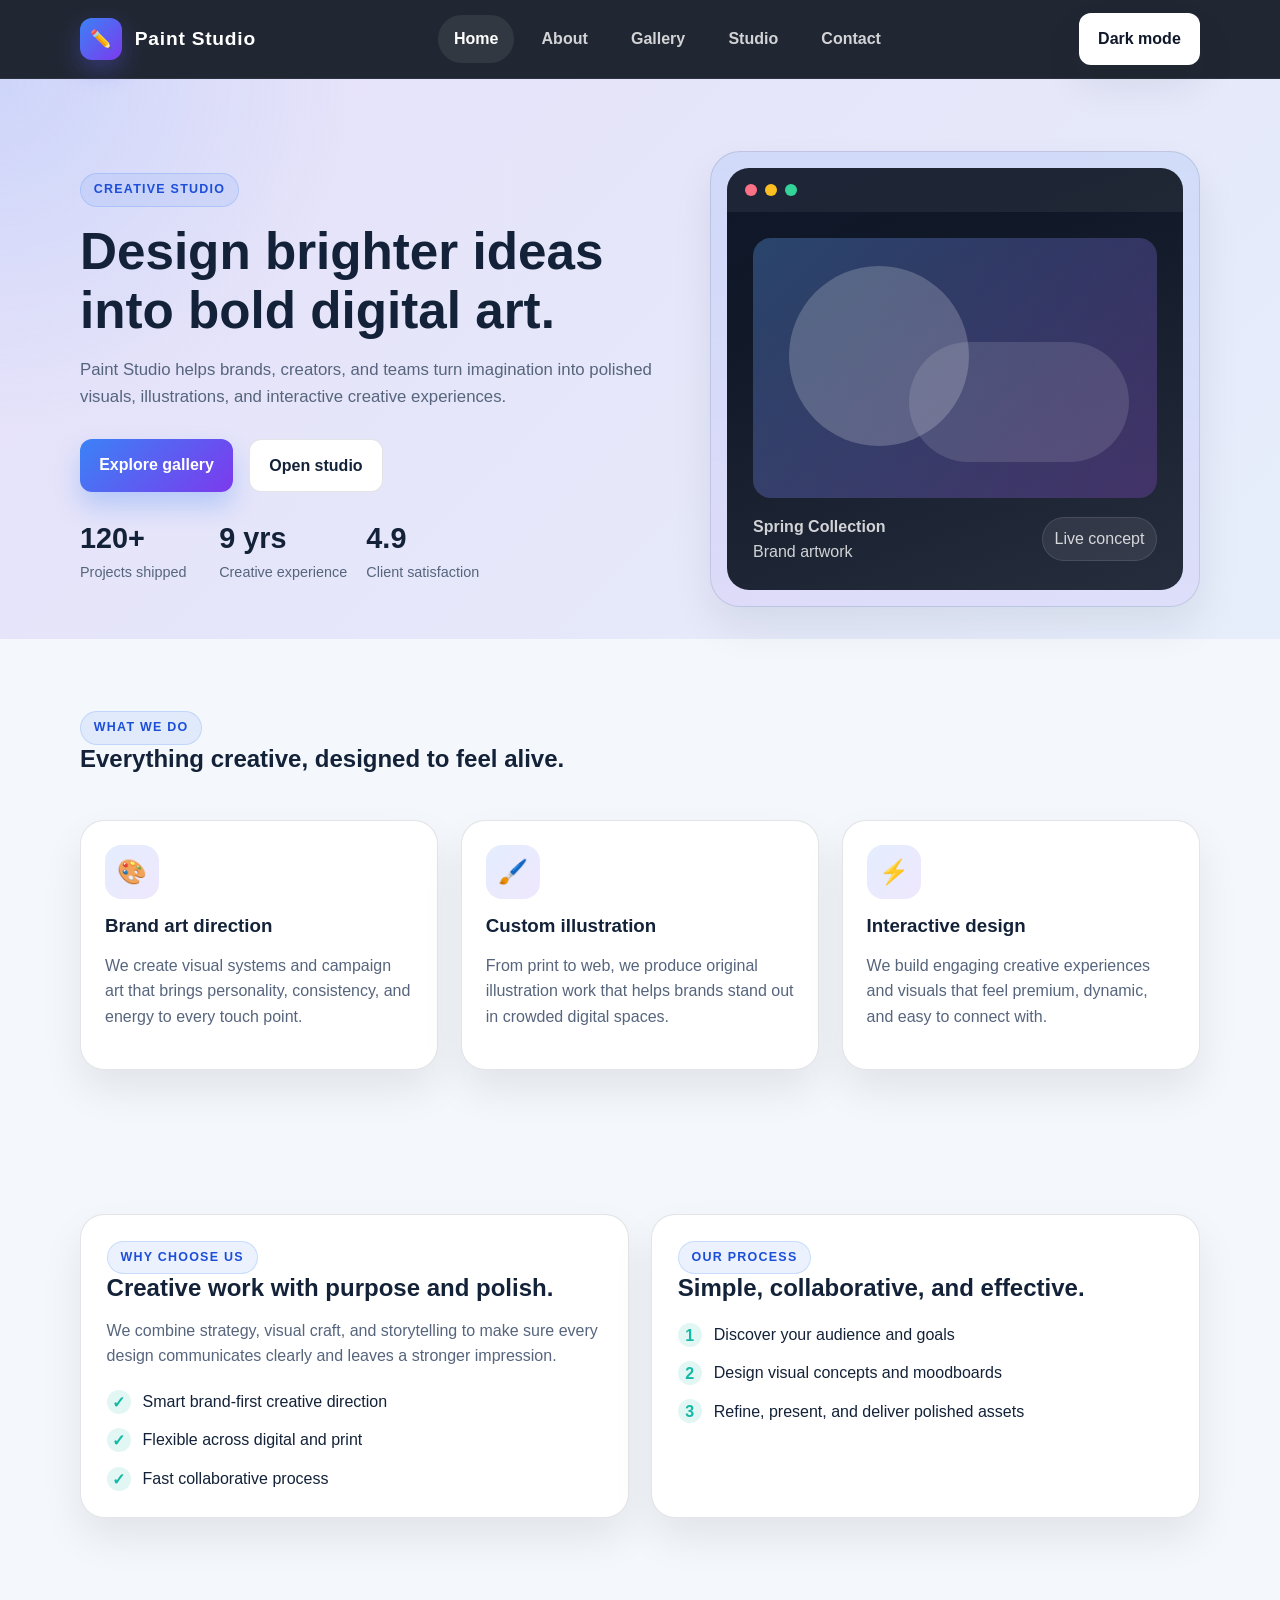
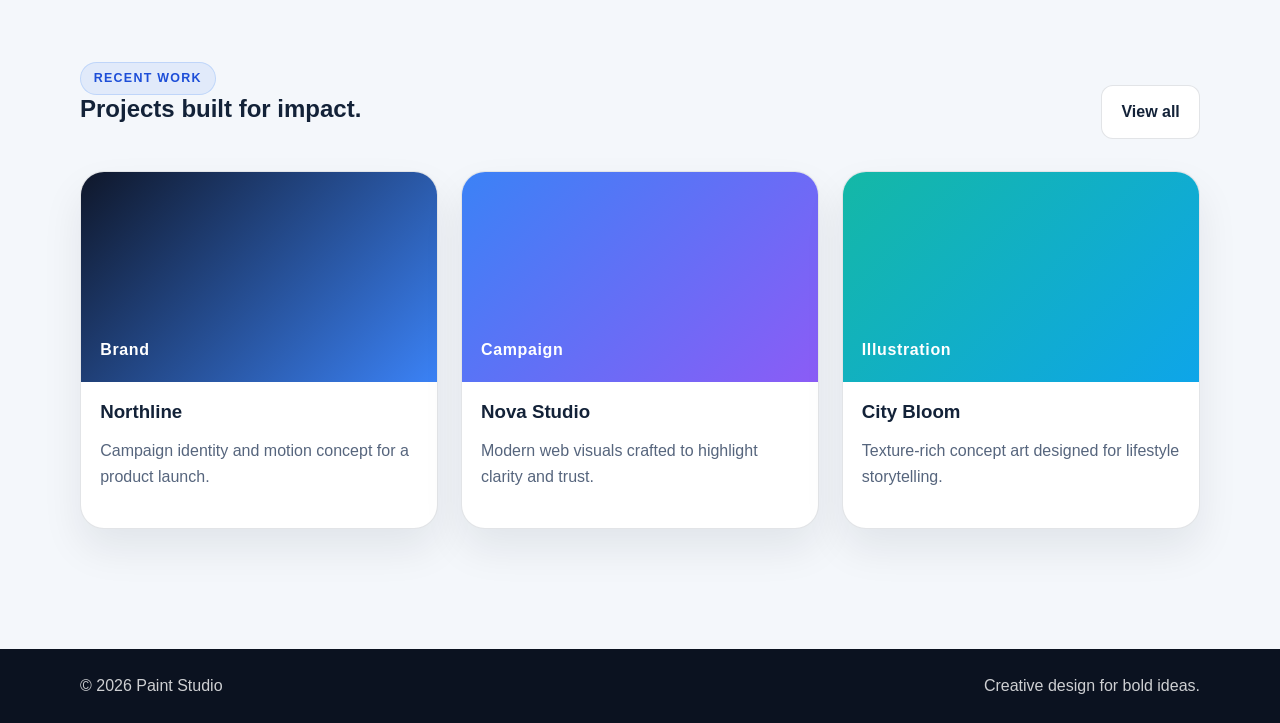
<file: index.html>
<!DOCTYPE html>
<html lang="en">
<head>
  <!-- Google Tag Manager -->
  <script>(function(w,d,s,l,i){w[l]=w[l]||[];w[l].push({'gtm.start':
  new Date().getTime(),event:'gtm.js'});var f=d.getElementsByTagName(s)[0],
  j=d.createElement(s),dl=l!='dataLayer'?'&l='+l:'';j.async=true;j.src=
  'https://www.googletagmanager.com/gtm.js?id='+i+dl;f.parentNode.insertBefore(j,f);
  })(window,document,'script','dataLayer','GTM-NG4N28LT');</script>
  <!-- End Google Tag Manager -->
  <meta charset="UTF-8" />
  <meta name="viewport" content="width=device-width, initial-scale=1.0" />
  <title>Paint Studio</title>
  <link rel="stylesheet" href="style.css" />
</head>
<body>
  <!-- Google Tag Manager (noscript) -->
  <noscript><iframe src="https://www.googletagmanager.com/ns.html?id=GTM-NG4N28LT"
  height="0" width="0" style="display:none;visibility:hidden"></iframe></noscript>
  <!-- End Google Tag Manager (noscript) -->
  <header class="site-header">
    <div class="container navbar">
      <a href="index.html" class="brand">
        <span class="brand-mark">✏️</span>
        <span>Paint Studio</span>
      </a>

      <nav class="nav-links" aria-label="Main navigation">
        <a href="index.html" class="active">Home</a>
        <a href="about.html">About</a>
        <a href="gallery.html">Gallery</a>
        <a href="studio.html">Studio</a>
        <a href="contact.html">Contact</a>
      </nav>

      <div class="header-actions">
        <button id="themeToggle" class="theme-btn" type="button">Dark mode</button>
      </div>
    </div>
  </header>

  <main>
    <section class="hero">
      <div class="container hero-grid">
        <div class="hero-copy">
          <span class="kicker">Creative studio</span>
          <h1>Design brighter ideas into bold digital art.</h1>
          <p>Paint Studio helps brands, creators, and teams turn imagination into polished visuals, illustrations, and interactive creative experiences.</p>

          <div class="hero-actions">
            <a href="gallery.html" class="primary-btn">Explore gallery</a>
            <a href="studio.html" class="secondary-btn">Open studio</a>
          </div>

          <div class="hero-stats">
            <div class="stat">
              <strong>120+</strong>
              <span>Projects shipped</span>
            </div>
            <div class="stat">
              <strong>9 yrs</strong>
              <span>Creative experience</span>
            </div>
            <div class="stat">
              <strong>4.9</strong>
              <span>Client satisfaction</span>
            </div>
          </div>
        </div>

        <div class="showcase-panel">
          <div class="preview-card">
            <div class="preview-topbar">
              <span class="dot red"></span>
              <span class="dot yellow"></span>
              <span class="dot green"></span>
            </div>
            <div class="preview-body">
              <div class="preview-window"></div>
              <div class="preview-footer">
                <div>
                  <strong>Spring Collection</strong>
                  <div>Brand artwork</div>
                </div>
                <span class="badge">Live concept</span>
              </div>
            </div>
          </div>
        </div>
      </div>
    </section>

    <section class="section">
      <div class="container">
        <div class="section-intro">
          <div>
            <span class="kicker">What we do</span>
            <h2>Everything creative, designed to feel alive.</h2>
          </div>
        </div>

        <div class="card-grid">
          <article class="feature-card">
            <div class="feature-icon">🎨</div>
            <h3>Brand art direction</h3>
            <p>We create visual systems and campaign art that brings personality, consistency, and energy to every touch point.</p>
          </article>

          <article class="feature-card">
            <div class="feature-icon">🖌️</div>
            <h3>Custom illustration</h3>
            <p>From print to web, we produce original illustration work that helps brands stand out in crowded digital spaces.</p>
          </article>

          <article class="feature-card">
            <div class="feature-icon">⚡</div>
            <h3>Interactive design</h3>
            <p>We build engaging creative experiences and visuals that feel premium, dynamic, and easy to connect with.</p>
          </article>
        </div>
      </div>
    </section>

    <section class="section">
      <div class="container split-grid">
        <div class="info-card">
          <span class="kicker">Why choose us</span>
          <h2>Creative work with purpose and polish.</h2>
          <p>We combine strategy, visual craft, and storytelling to make sure every design communicates clearly and leaves a stronger impression.</p>
          <ul class="inline-list">
            <li><span class="checkmark">✓</span> Smart brand-first creative direction</li>
            <li><span class="checkmark">✓</span> Flexible across digital and print</li>
            <li><span class="checkmark">✓</span> Fast collaborative process</li>
          </ul>
        </div>

        <div class="info-card">
          <span class="kicker">Our process</span>
          <h2>Simple, collaborative, and effective.</h2>
          <ul class="inline-list">
            <li><span class="checkmark">1</span> Discover your audience and goals</li>
            <li><span class="checkmark">2</span> Design visual concepts and moodboards</li>
            <li><span class="checkmark">3</span> Refine, present, and deliver polished assets</li>
          </ul>
        </div>
      </div>
    </section>

    <section class="section">
      <div class="container">
        <div class="section-intro">
          <div>
            <span class="kicker">Recent work</span>
            <h2>Projects built for impact.</h2>
          </div>
          <a href="gallery.html" class="secondary-btn">View all</a>
        </div>

        <div class="gallery-grid">
          <article class="gallery-card">
            <div class="gallery-art art-1">Brand</div>
            <div class="gallery-copy">
              <h3>Northline</h3>
              <p>Campaign identity and motion concept for a product launch.</p>
            </div>
          </article>

          <article class="gallery-card">
            <div class="gallery-art art-2">Campaign</div>
            <div class="gallery-copy">
              <h3>Nova Studio</h3>
              <p>Modern web visuals crafted to highlight clarity and trust.</p>
            </div>
          </article>

          <article class="gallery-card">
            <div class="gallery-art art-3">Illustration</div>
            <div class="gallery-copy">
              <h3>City Bloom</h3>
              <p>Texture-rich concept art designed for lifestyle storytelling.</p>
            </div>
          </article>
        </div>
      </div>
    </section>
  </main>

  <footer class="site-footer">
    <div class="container footer-row">
      <div>© 2026 Paint Studio</div>
      <div>Creative design for bold ideas.</div>
    </div>
  </footer>

  <script src="script.js"></script>
</body>
</html>
</file>
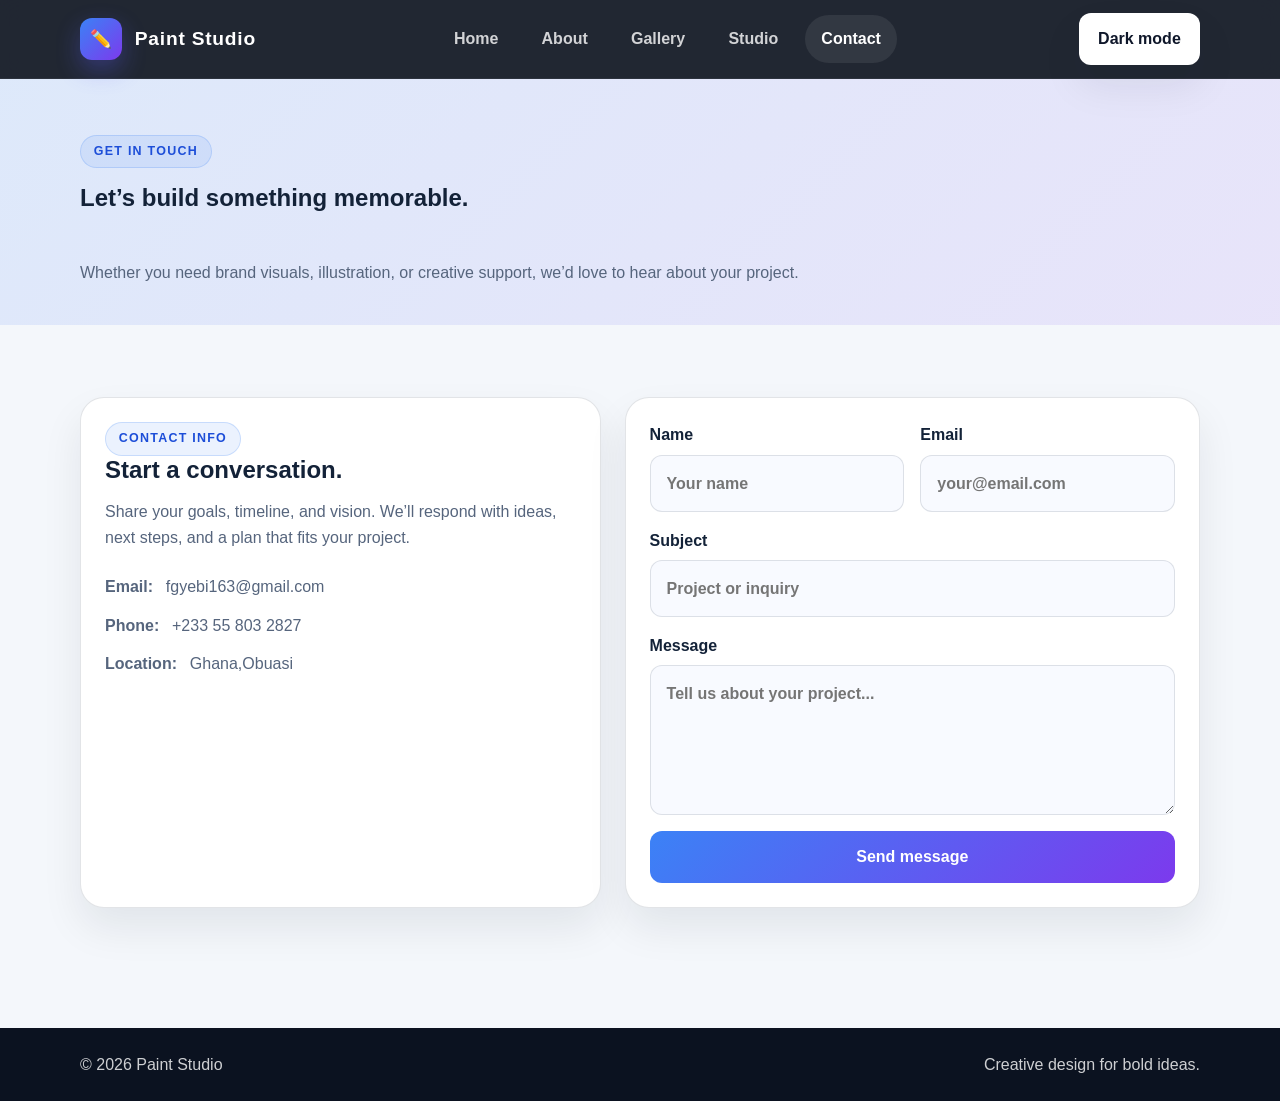
<file: contact.html>
<!DOCTYPE html>
<html lang="en">
<head>
  <!-- Google Tag Manager -->
  <script>(function(w,d,s,l,i){w[l]=w[l]||[];w[l].push({'gtm.start':
  new Date().getTime(),event:'gtm.js'});var f=d.getElementsByTagName(s)[0],
  j=d.createElement(s),dl=l!='dataLayer'?'&l='+l:'';j.async=true;j.src=
  'https://www.googletagmanager.com/gtm.js?id='+i+dl;f.parentNode.insertBefore(j,f);
  })(window,document,'script','dataLayer','GTM-NG4N28LT');</script>
  <!-- End Google Tag Manager -->
  <meta charset="UTF-8" />
  <meta name="viewport" content="width=device-width, initial-scale=1.0" />
  <title>Contact | Paint Studio</title>
  <link rel="stylesheet" href="style.css" />
</head>
<body>
  <!-- Google Tag Manager (noscript) -->
  <noscript><iframe src="https://www.googletagmanager.com/ns.html?id=GTM-NG4N28LT"
  height="0" width="0" style="display:none;visibility:hidden"></iframe></noscript>
  <!-- End Google Tag Manager (noscript) -->
  <header class="site-header">
    <div class="container navbar">
      <a href="html_paint_website.html" class="brand">
        <span class="brand-mark">✏️</span>
        <span>Paint Studio</span>
      </a>

      <nav class="nav-links" aria-label="Main navigation">
        <a href="html_paint_website.html">Home</a>
        <a href="about.html">About</a>
        <a href="gallery.html">Gallery</a>
        <a href="studio.html">Studio</a>
        <a href="contact.html" class="active">Contact</a>
      </nav>

      <div class="header-actions">
        <button id="themeToggle" class="theme-btn" type="button">Dark mode</button>
      </div>
    </div>
  </header>

  <main>
    <section class="page-hero">
      <div class="container page-intro">
        <span class="kicker">Get in touch</span>
        <h1>Let’s build something memorable.</h1>
        <p>Whether you need brand visuals, illustration, or creative support, we’d love to hear about your project.</p>
      </div>
    </section>

    <section class="section">
      <div class="container contact-layout">
        <aside class="contact-card">
          <span class="kicker">Contact info</span>
          <h2>Start a conversation.</h2>
          <p>Share your goals, timeline, and vision. We’ll respond with ideas, next steps, and a plan that fits your project.</p>

          <ul class="contact-list">
            <li><strong>Email:</strong>fgyebi163@gmail.com</li>
            <li><strong>Phone:</strong> +233 55 803 2827</li>
            <li><strong>Location:</strong> Ghana,Obuasi </li>
          </ul>
        </aside>

        <div class="form-card">
          <form onsubmit="return sendEmail();">
            <div class="form-grid">
              <div class="form-row">
                <label>
                  Name
                  <input id="name" type="text" placeholder="Your name" required />
                </label>
                <label>
                  Email
                  <input id="email" type="email" placeholder="your@email.com" required />
                </label>
              </div>

              <label>
                Subject
                <input id="subject" type="text" placeholder="Project or inquiry" required />
              </label>

              <label>
                Message
                <textarea id="message" placeholder="Tell us about your project..." required></textarea>
              </label>

              <button class="submit-btn" type="submit">Send message</button>
            </div>
          </form>
        </div>
      </div>
    </section>
  </main>

  <footer class="site-footer">
    <div class="container footer-row">
      <div>© 2026 Paint Studio</div>
      <div>Creative design for bold ideas.</div>
    </div>
  </footer>

  <script src="script.js"></script>
  <script>
    function sendEmail() {
      const name = document.getElementById('name').value.trim();
      const email = document.getElementById('email').value.trim();
      const subject = document.getElementById('subject').value.trim();
      const message = document.getElementById('message').value.trim();

      const mailSubject = encodeURIComponent(`Website message from ${name} - ${subject}`);
      const body = encodeURIComponent(`Name: ${name}\nEmail: ${email}\nSubject: ${subject}\n\n${message}`);

      window.location.href = `mailto:hello@paintstudio.com?subject=${mailSubject}&body=${body}`;
      return false;
    }
  </script>
</body>
</html>
</file>
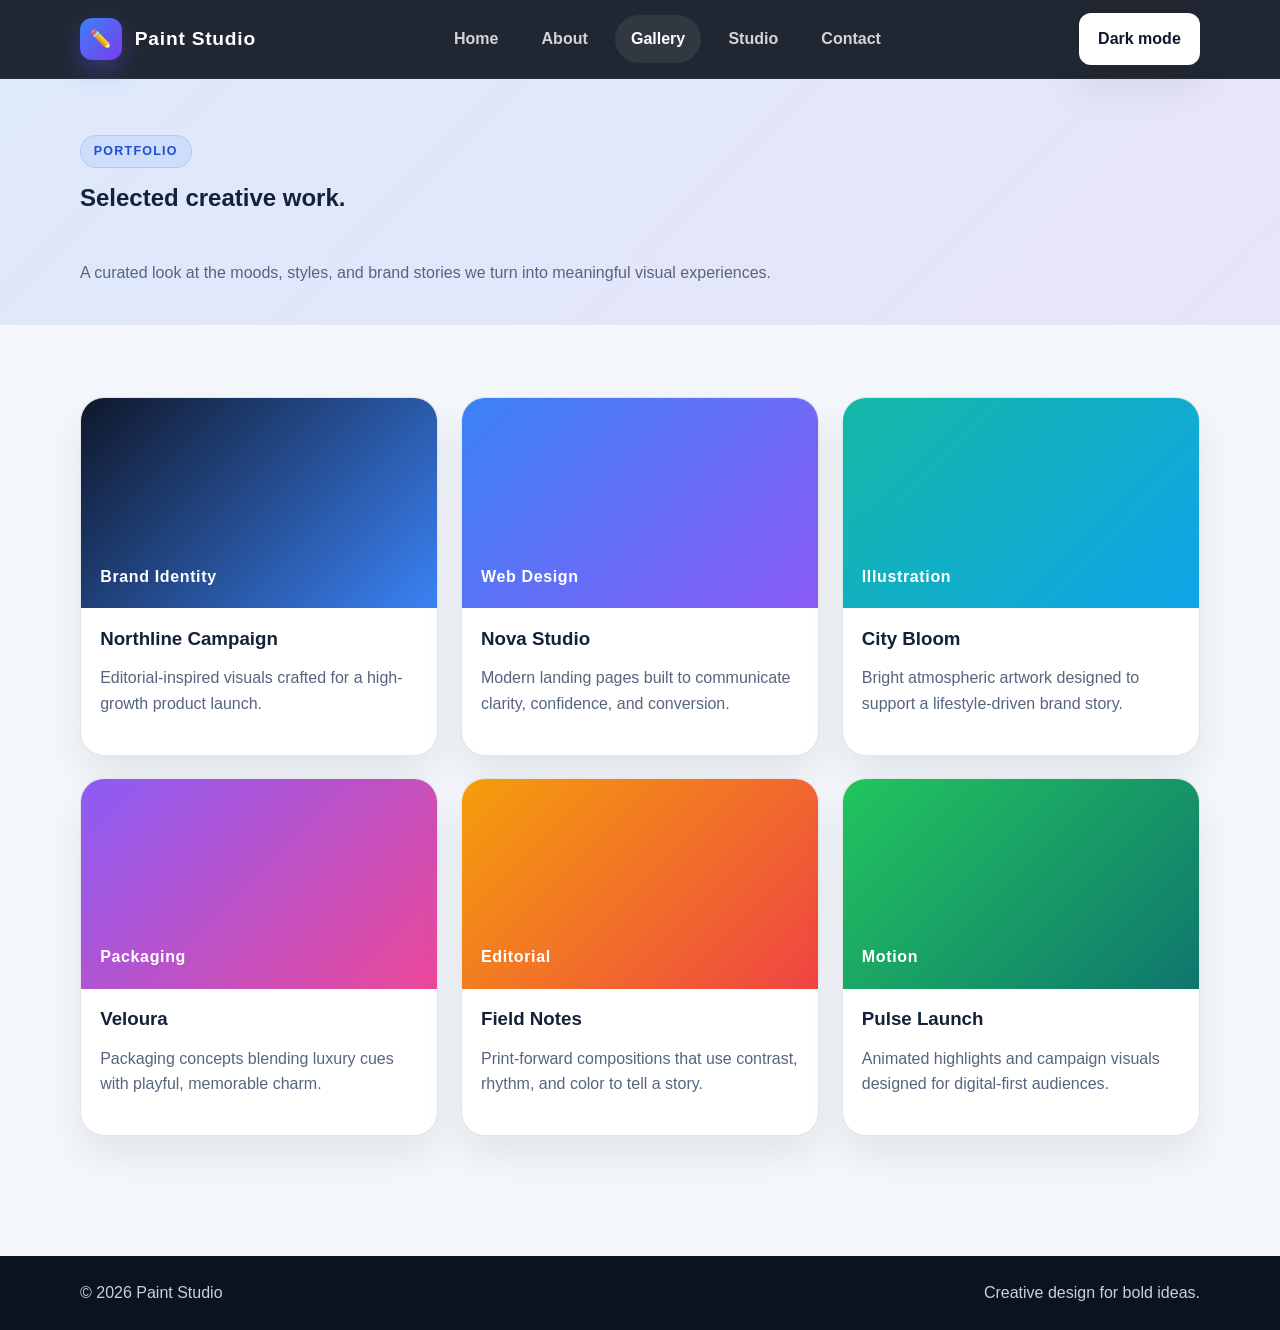
<file: gallery.html>
<!DOCTYPE html>
<html lang="en">
<head>
  <!-- Google Tag Manager -->
  <script>(function(w,d,s,l,i){w[l]=w[l]||[];w[l].push({'gtm.start':
  new Date().getTime(),event:'gtm.js'});var f=d.getElementsByTagName(s)[0],
  j=d.createElement(s),dl=l!='dataLayer'?'&l='+l:'';j.async=true;j.src=
  'https://www.googletagmanager.com/gtm.js?id='+i+dl;f.parentNode.insertBefore(j,f);
  })(window,document,'script','dataLayer','GTM-NG4N28LT');</script>
  <!-- End Google Tag Manager -->
  <meta charset="UTF-8" />
  <meta name="viewport" content="width=device-width, initial-scale=1.0" />
  <title>Gallery | Paint Studio</title>
  <link rel="stylesheet" href="style.css" />
</head>
<body>
  <!-- Google Tag Manager (noscript) -->
  <noscript><iframe src="https://www.googletagmanager.com/ns.html?id=GTM-NG4N28LT"
  height="0" width="0" style="display:none;visibility:hidden"></iframe></noscript>
  <!-- End Google Tag Manager (noscript) -->
  <header class="site-header">
    <div class="container navbar">
      <a href="html_paint_website.html" class="brand">
        <span class="brand-mark">✏️</span>
        <span>Paint Studio</span>
      </a>

      <nav class="nav-links" aria-label="Main navigation">
        <a href="html_paint_website.html">Home</a>
        <a href="about.html">About</a>
        <a href="gallery.html" class="active">Gallery</a>
        <a href="studio.html">Studio</a>
        <a href="contact.html">Contact</a>
      </nav>

      <div class="header-actions">
        <button id="themeToggle" class="theme-btn" type="button">Dark mode</button>
      </div>
    </div>
  </header>

  <main>
    <section class="page-hero">
      <div class="container page-intro">
        <span class="kicker">Portfolio</span>
        <h1>Selected creative work.</h1>
        <p>A curated look at the moods, styles, and brand stories we turn into meaningful visual experiences.</p>
      </div>
    </section>

    <section class="section">
      <div class="container gallery-grid">
        <article class="gallery-card">
          <div class="gallery-art art-1">Brand Identity</div>
          <div class="gallery-copy">
            <h3>Northline Campaign</h3>
            <p>Editorial-inspired visuals crafted for a high-growth product launch.</p>
          </div>
        </article>

        <article class="gallery-card">
          <div class="gallery-art art-2">Web Design</div>
          <div class="gallery-copy">
            <h3>Nova Studio</h3>
            <p>Modern landing pages built to communicate clarity, confidence, and conversion.</p>
          </div>
        </article>

        <article class="gallery-card">
          <div class="gallery-art art-3">Illustration</div>
          <div class="gallery-copy">
            <h3>City Bloom</h3>
            <p>Bright atmospheric artwork designed to support a lifestyle-driven brand story.</p>
          </div>
        </article>

        <article class="gallery-card">
          <div class="gallery-art art-4">Packaging</div>
          <div class="gallery-copy">
            <h3>Veloura</h3>
            <p>Packaging concepts blending luxury cues with playful, memorable charm.</p>
          </div>
        </article>

        <article class="gallery-card">
          <div class="gallery-art art-5">Editorial</div>
          <div class="gallery-copy">
            <h3>Field Notes</h3>
            <p>Print-forward compositions that use contrast, rhythm, and color to tell a story.</p>
          </div>
        </article>

        <article class="gallery-card">
          <div class="gallery-art art-6">Motion</div>
          <div class="gallery-copy">
            <h3>Pulse Launch</h3>
            <p>Animated highlights and campaign visuals designed for digital-first audiences.</p>
          </div>
        </article>
      </div>
    </section>
  </main>

  <footer class="site-footer">
    <div class="container footer-row">
      <div>© 2026 Paint Studio</div>
      <div>Creative design for bold ideas.</div>
    </div>
  </footer>

  <script src="script.js"></script>
</body>
</html>
</file>
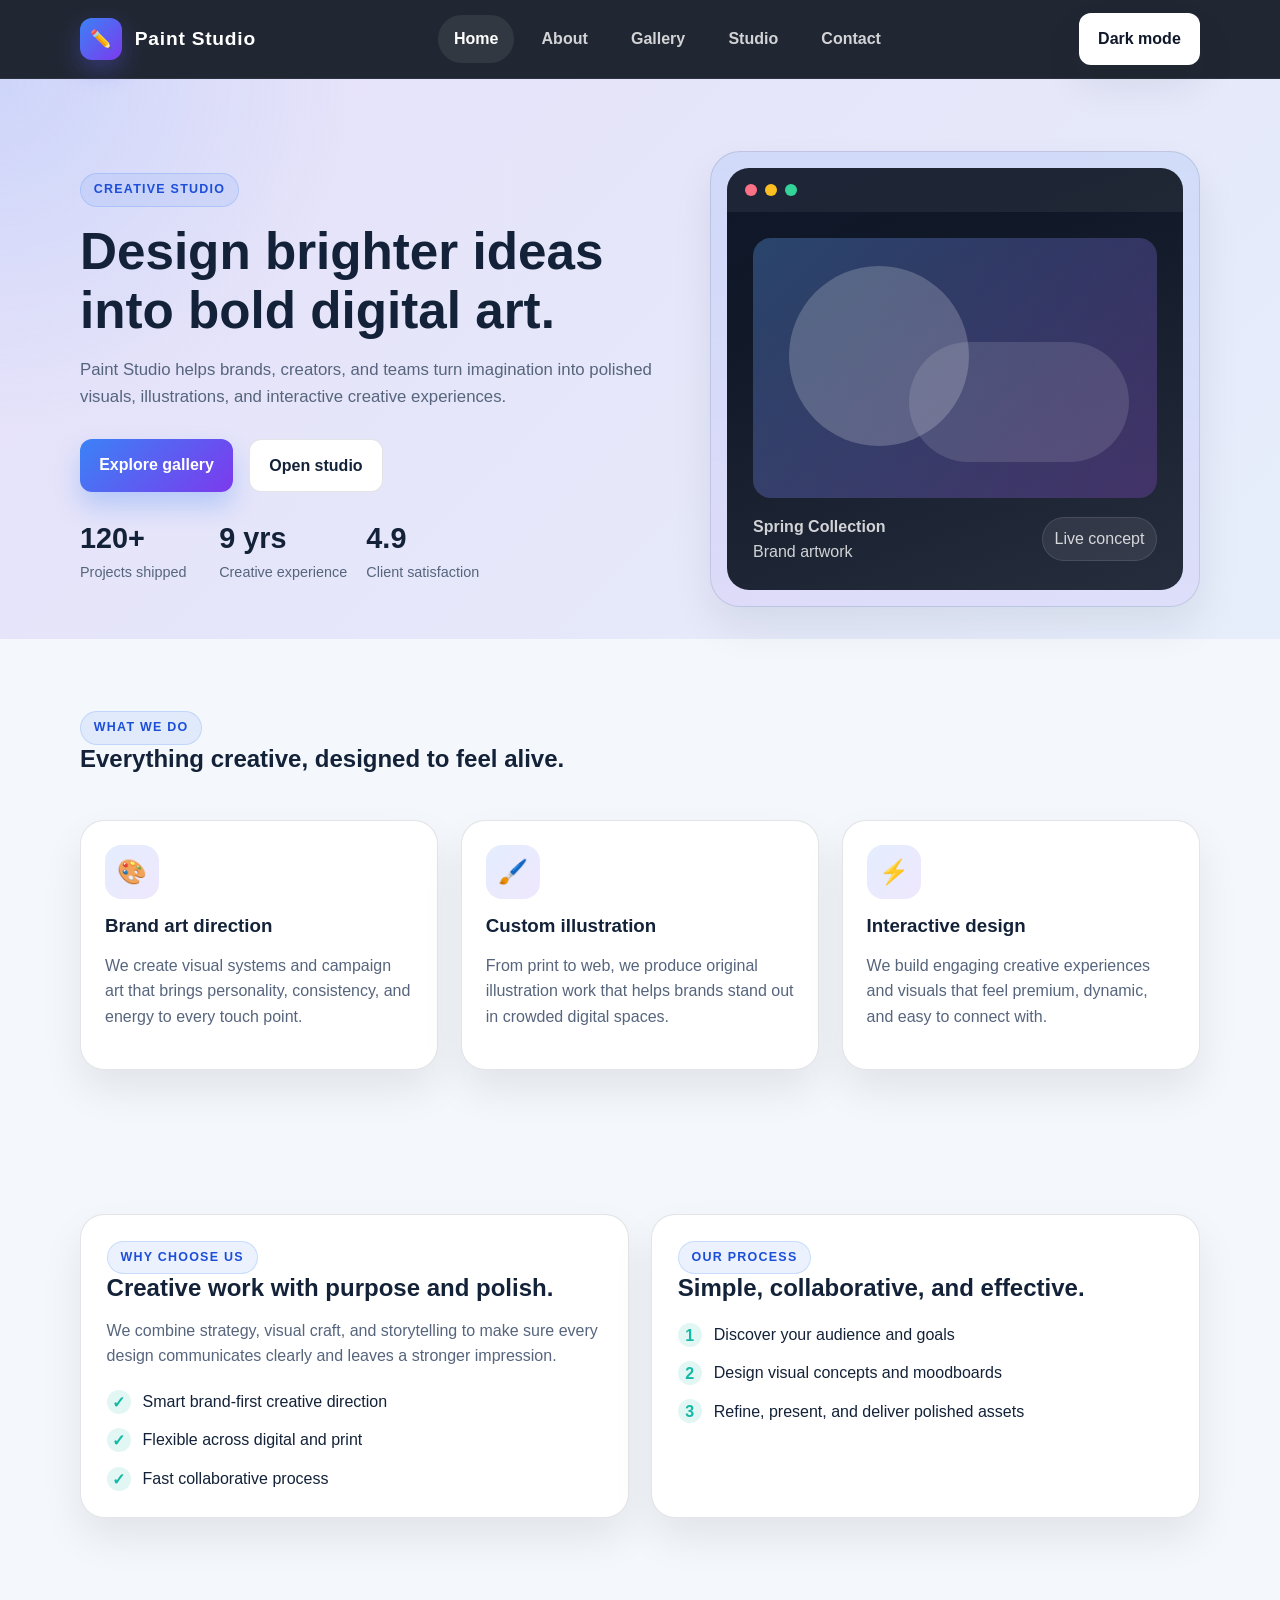
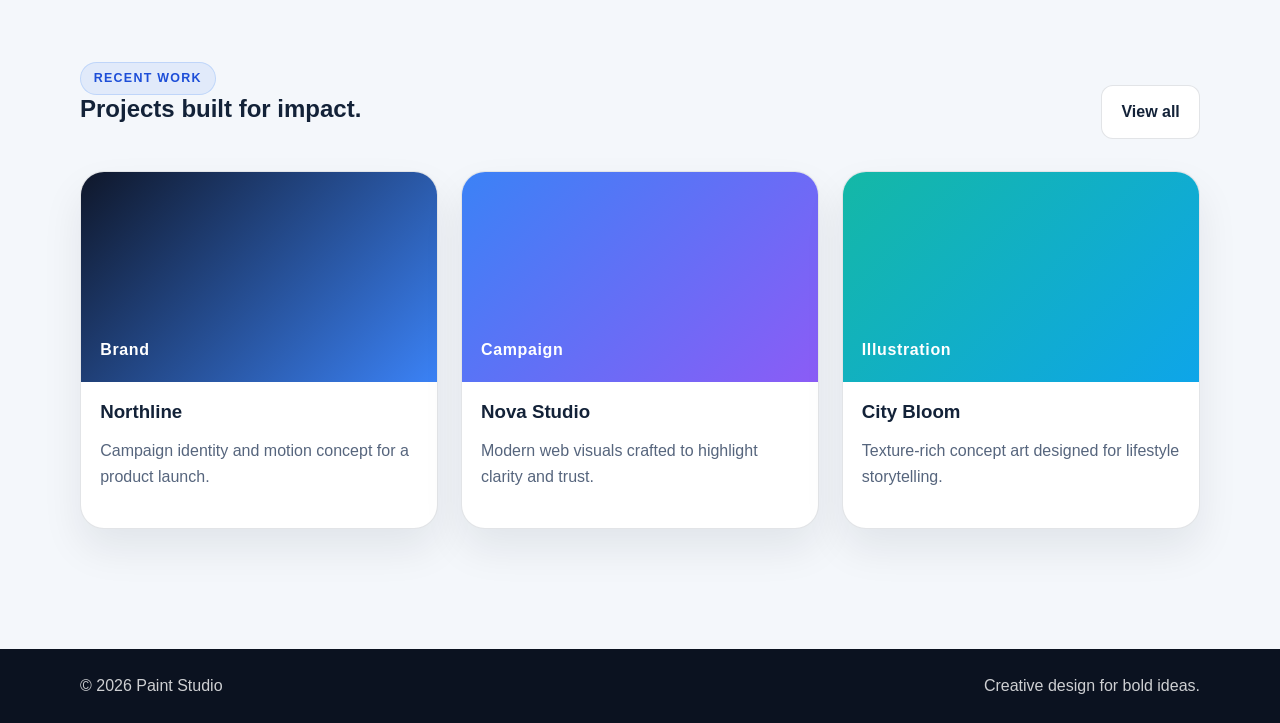
<file: html_paint_website.html>
<!DOCTYPE html>
<html lang="en">
<head>
  <!-- Google Tag Manager -->
  <script>(function(w,d,s,l,i){w[l]=w[l]||[];w[l].push({'gtm.start':
  new Date().getTime(),event:'gtm.js'});var f=d.getElementsByTagName(s)[0],
  j=d.createElement(s),dl=l!='dataLayer'?'&l='+l:'';j.async=true;j.src=
  'https://www.googletagmanager.com/gtm.js?id='+i+dl;f.parentNode.insertBefore(j,f);
  })(window,document,'script','dataLayer','GTM-NG4N28LT');</script>
  <!-- End Google Tag Manager -->
  <meta charset="UTF-8" />
  <meta name="viewport" content="width=device-width, initial-scale=1.0" />
  <title>Paint Studio</title>
  <link rel="stylesheet" href="style.css" />
</head>
<body>
  <!-- Google Tag Manager (noscript) -->
  <noscript><iframe src="https://www.googletagmanager.com/ns.html?id=GTM-NG4N28LT"
  height="0" width="0" style="display:none;visibility:hidden"></iframe></noscript>
  <!-- End Google Tag Manager (noscript) -->
  <header class="site-header">
    <div class="container navbar">
      <a href="html_paint_website.html" class="brand">
        <span class="brand-mark">✏️</span>
        <span>Paint Studio</span>
      </a>

      <nav class="nav-links" aria-label="Main navigation">
        <a href="html_paint_website.html" class="active">Home</a>
        <a href="about.html">About</a>
        <a href="gallery.html">Gallery</a>
        <a href="studio.html">Studio</a>
        <a href="contact.html">Contact</a>
      </nav>

      <div class="header-actions">
        <button id="themeToggle" class="theme-btn" type="button">Dark mode</button>
      </div>
    </div>
  </header>

  <main>
    <section class="hero">
      <div class="container hero-grid">
        <div class="hero-copy">
          <span class="kicker">Creative studio</span>
          <h1>Design brighter ideas into bold digital art.</h1>
          <p>Paint Studio helps brands, creators, and teams turn imagination into polished visuals, illustrations, and interactive creative experiences.</p>

          <div class="hero-actions">
            <a href="gallery.html" class="primary-btn">Explore gallery</a>
            <a href="studio.html" class="secondary-btn">Open studio</a>
          </div>

          <div class="hero-stats">
            <div class="stat">
              <strong>120+</strong>
              <span>Projects shipped</span>
            </div>
            <div class="stat">
              <strong>9 yrs</strong>
              <span>Creative experience</span>
            </div>
            <div class="stat">
              <strong>4.9</strong>
              <span>Client satisfaction</span>
            </div>
          </div>
        </div>

        <div class="showcase-panel">
          <div class="preview-card">
            <div class="preview-topbar">
              <span class="dot red"></span>
              <span class="dot yellow"></span>
              <span class="dot green"></span>
            </div>
            <div class="preview-body">
              <div class="preview-window"></div>
              <div class="preview-footer">
                <div>
                  <strong>Spring Collection</strong>
                  <div>Brand artwork</div>
                </div>
                <span class="badge">Live concept</span>
              </div>
            </div>
          </div>
        </div>
      </div>
    </section>

    <section class="section">
      <div class="container">
        <div class="section-intro">
          <div>
            <span class="kicker">What we do</span>
            <h2>Everything creative, designed to feel alive.</h2>
          </div>
        </div>

        <div class="card-grid">
          <article class="feature-card">
            <div class="feature-icon">🎨</div>
            <h3>Brand art direction</h3>
            <p>We create visual systems and campaign art that brings personality, consistency, and energy to every touch point.</p>
          </article>

          <article class="feature-card">
            <div class="feature-icon">🖌️</div>
            <h3>Custom illustration</h3>
            <p>From print to web, we produce original illustration work that helps brands stand out in crowded digital spaces.</p>
          </article>

          <article class="feature-card">
            <div class="feature-icon">⚡</div>
            <h3>Interactive design</h3>
            <p>We build engaging creative experiences and visuals that feel premium, dynamic, and easy to connect with.</p>
          </article>
        </div>
      </div>
    </section>

    <section class="section">
      <div class="container split-grid">
        <div class="info-card">
          <span class="kicker">Why choose us</span>
          <h2>Creative work with purpose and polish.</h2>
          <p>We combine strategy, visual craft, and storytelling to make sure every design communicates clearly and leaves a stronger impression.</p>
          <ul class="inline-list">
            <li><span class="checkmark">✓</span> Smart brand-first creative direction</li>
            <li><span class="checkmark">✓</span> Flexible across digital and print</li>
            <li><span class="checkmark">✓</span> Fast collaborative process</li>
          </ul>
        </div>

        <div class="info-card">
          <span class="kicker">Our process</span>
          <h2>Simple, collaborative, and effective.</h2>
          <ul class="inline-list">
            <li><span class="checkmark">1</span> Discover your audience and goals</li>
            <li><span class="checkmark">2</span> Design visual concepts and moodboards</li>
            <li><span class="checkmark">3</span> Refine, present, and deliver polished assets</li>
          </ul>
        </div>
      </div>
    </section>

    <section class="section">
      <div class="container">
        <div class="section-intro">
          <div>
            <span class="kicker">Recent work</span>
            <h2>Projects built for impact.</h2>
          </div>
          <a href="gallery.html" class="secondary-btn">View all</a>
        </div>

        <div class="gallery-grid">
          <article class="gallery-card">
            <div class="gallery-art art-1">Brand</div>
            <div class="gallery-copy">
              <h3>Northline</h3>
              <p>Campaign identity and motion concept for a product launch.</p>
            </div>
          </article>

          <article class="gallery-card">
            <div class="gallery-art art-2">Campaign</div>
            <div class="gallery-copy">
              <h3>Nova Studio</h3>
              <p>Modern web visuals crafted to highlight clarity and trust.</p>
            </div>
          </article>

          <article class="gallery-card">
            <div class="gallery-art art-3">Illustration</div>
            <div class="gallery-copy">
              <h3>City Bloom</h3>
              <p>Texture-rich concept art designed for lifestyle storytelling.</p>
            </div>
          </article>
        </div>
      </div>
    </section>
  </main>

  <footer class="site-footer">
    <div class="container footer-row">
      <div>© 2026 Paint Studio</div>
      <div>Creative design for bold ideas.</div>
    </div>
  </footer>

  <script src="script.js"></script>
</body>
</html>
</file>
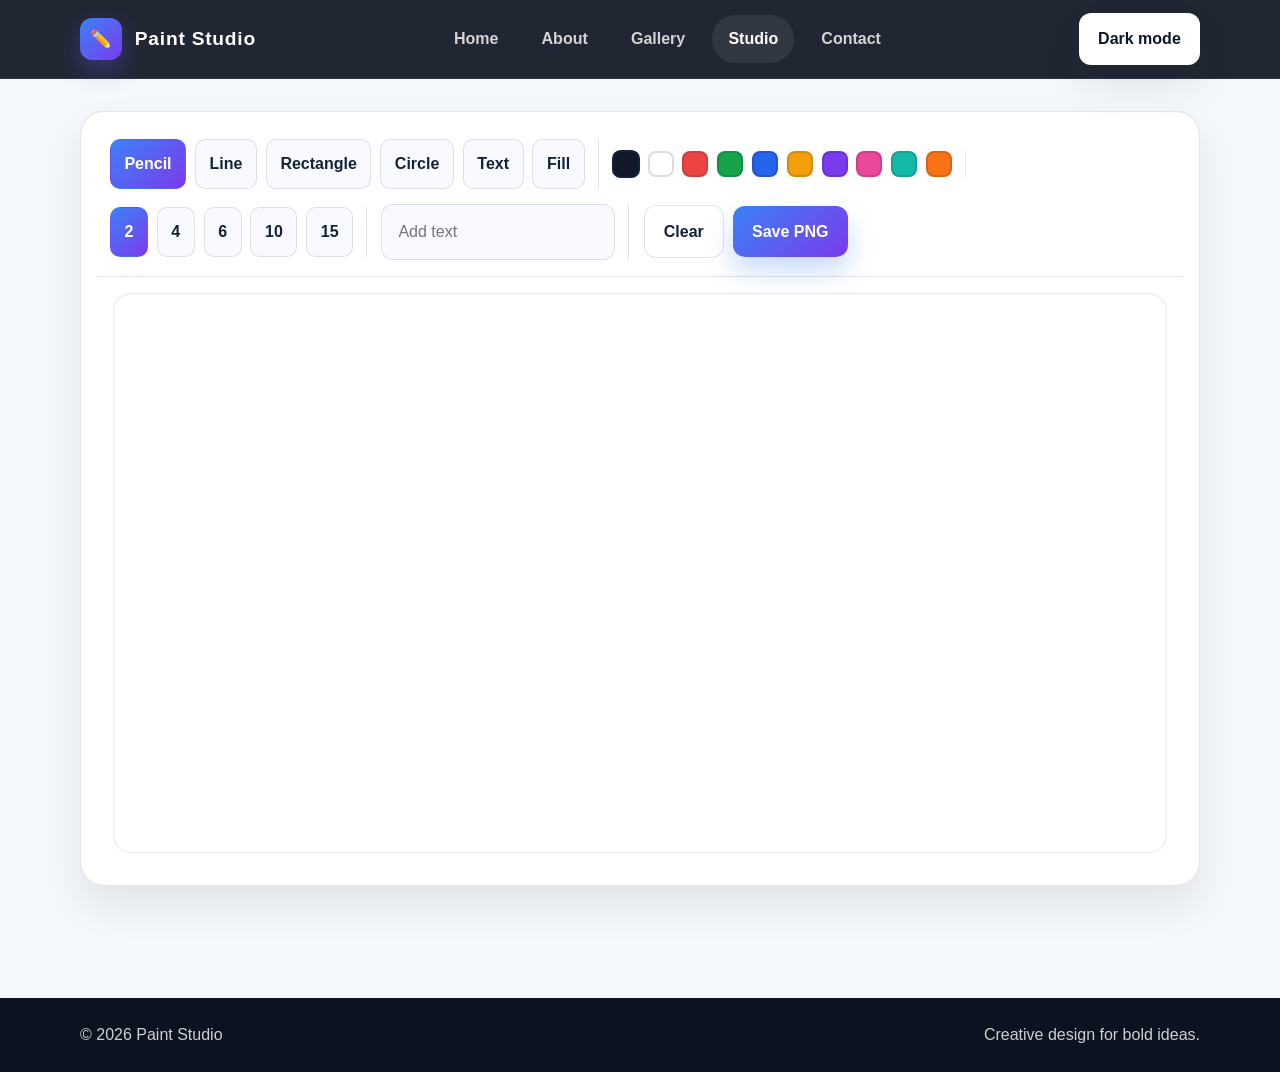
<file: studio.html>
<!DOCTYPE html>
<html lang="en">
<head>
  <!-- Google Tag Manager -->
  <script>(function(w,d,s,l,i){w[l]=w[l]||[];w[l].push({'gtm.start':
  new Date().getTime(),event:'gtm.js'});var f=d.getElementsByTagName(s)[0],
  j=d.createElement(s),dl=l!='dataLayer'?'&l='+l:'';j.async=true;j.src=
  'https://www.googletagmanager.com/gtm.js?id='+i+dl;f.parentNode.insertBefore(j,f);
  })(window,document,'script','dataLayer','GTM-NG4N28LT');</script>
  <!-- End Google Tag Manager -->
  <meta charset="UTF-8" />
  <meta name="viewport" content="width=device-width, initial-scale=1.0" />
  <title>Studio | Paint Studio</title>
  <link rel="stylesheet" href="style.css" />
  <style>
    body {
      min-height: 100vh;
      display: flex;
      flex-direction: column;
      /* Prevent unwanted zoom on double-tap */
      touch-action: manipulation;
    }

    .paint-wrap {
      padding: 2rem 0 4rem;
      flex: 1;
    }

    .paint-card {
      padding: 1rem;
    }

    .paint-toolbar {
      display: flex;
      flex-wrap: wrap;
      gap: 0.9rem;
      align-items: center;
      padding: 0.7rem 0.8rem 1rem;
      border-bottom: 1px solid var(--line);
    }

    .tool-group {
      display: flex;
      align-items: center;
      gap: 0.55rem;
      padding-right: 0.8rem;
      border-right: 1px solid var(--line);
      flex-wrap: wrap;
    }

    .tool-group:last-child {
      border-right: none;
    }

    .tool-button,
    .size-btn {
      border: 1px solid var(--line);
      background: var(--panel-soft);
      color: var(--text);
      padding: 0.7rem 0.85rem;
      border-radius: 10px;
      cursor: pointer;
      font-weight: 600;
      transition: 0.2s ease;
      /* Improve touch feedback */
      -webkit-tap-highlight-color: transparent;
      user-select: none;
    }

    .tool-button.active,
    .size-btn.active {
      background: linear-gradient(135deg, var(--primary), var(--accent));
      color: white;
      border-color: transparent;
    }

    .swatch {
      width: 26px;
      height: 26px;
      border-radius: 8px;
      border: 2px solid rgba(15, 23, 42, 0.15);
      cursor: pointer;
      transition: transform 0.15s ease;
      /* Improve touch feedback */
      -webkit-tap-highlight-color: transparent;
      user-select: none;
    }

    .swatch:hover,
    .swatch.active {
      transform: scale(1.08);
      border-color: var(--text);
    }

    .paint-canvas-shell {
      padding: 1rem;
    }

    canvas {
      display: block;
      width: 100%;
      height: 560px;
      background: white;
      border-radius: 18px;
      border: 1px solid rgba(15, 23, 42, 0.08);
      box-shadow: inset 0 0 0 1px rgba(15, 23, 42, 0.02);
      cursor: crosshair;
      /* Prevent touch callout menu on iOS */
      -webkit-user-select: none;
      user-select: none;
      /* Ensure proper touch interaction */
      touch-action: none;
    }

    @media (max-width: 640px) {
      canvas {
        height: 420px;
      }

      .paint-toolbar {
        gap: 0.5rem;
        padding: 0.5rem;
      }

      .tool-button,
      .size-btn {
        padding: 0.6rem 0.7rem;
        font-size: 0.9rem;
      }

      .swatch {
        width: 24px;
        height: 24px;
      }

      #textInput {
        min-width: 120px !important;
        font-size: 16px;
      }

      .secondary-btn,
      .primary-btn {
        padding: 0.6rem 0.9rem;
        font-size: 0.9rem;
      }
    }
  </style>
</head>
<body>
  <!-- Google Tag Manager (noscript) -->
  <noscript><iframe src="https://www.googletagmanager.com/ns.html?id=GTM-NG4N28LT"
  height="0" width="0" style="display:none;visibility:hidden"></iframe></noscript>
  <!-- End Google Tag Manager (noscript) -->
  <header class="site-header">
    <div class="container navbar">
      <a href="html_paint_website.html" class="brand">
        <span class="brand-mark">✏️</span>
        <span>Paint Studio</span>
      </a>

      <nav class="nav-links" aria-label="Main navigation">
        <a href="html_paint_website.html">Home</a>
        <a href="about.html">About</a>
        <a href="gallery.html">Gallery</a>
        <a href="studio.html" class="active">Studio</a>
        <a href="contact.html">Contact</a>
      </nav>

      <div class="header-actions">
        <button id="themeToggle" class="theme-btn" type="button">Dark mode</button>
      </div>
    </div>
  </header>

  <main class="paint-wrap">
    <div class="container">
      <div class="paint-card">
        <div class="paint-toolbar">
          <div class="tool-group">
            <button class="tool-button active" data-tool="pencil">Pencil</button>
            <button class="tool-button" data-tool="line">Line</button>
            <button class="tool-button" data-tool="rect">Rectangle</button>
            <button class="tool-button" data-tool="circle">Circle</button>
            <button class="tool-button" data-tool="text">Text</button>
            <button class="tool-button" data-tool="fill">Fill</button>
          </div>

          <div class="tool-group" aria-label="Colors">
            <span class="swatch active" data-color="#111827" style="background:#111827"></span>
            <span class="swatch" data-color="#ffffff" style="background:#ffffff"></span>
            <span class="swatch" data-color="#ef4444" style="background:#ef4444"></span>
            <span class="swatch" data-color="#16a34a" style="background:#16a34a"></span>
            <span class="swatch" data-color="#2563eb" style="background:#2563eb"></span>
            <span class="swatch" data-color="#f59e0b" style="background:#f59e0b"></span>
            <span class="swatch" data-color="#7c3aed" style="background:#7c3aed"></span>
            <span class="swatch" data-color="#ec4899" style="background:#ec4899"></span>
            <span class="swatch" data-color="#14b8a6" style="background:#14b8a6"></span>
            <span class="swatch" data-color="#f97316" style="background:#f97316"></span>
          </div>

          <div class="tool-group">
            <button class="size-btn active" data-size="2">2</button>
            <button class="size-btn" data-size="4">4</button>
            <button class="size-btn" data-size="6">6</button>
            <button class="size-btn" data-size="10">10</button>
            <button class="size-btn" data-size="15">15</button>
          </div>

          <div class="tool-group">
            <input id="textInput" type="text" placeholder="Add text" style="min-width:160px;" />
          </div>

          <div class="tool-group">
            <button class="secondary-btn" id="clearBtn">Clear</button>
            <button class="primary-btn" id="saveBtn">Save PNG</button>
          </div>
        </div>

        <div class="paint-canvas-shell">
          <canvas id="paintCanvas"></canvas>
        </div>
      </div>
    </div>
  </main>

  <footer class="site-footer">
    <div class="container footer-row">
      <div>© 2026 Paint Studio</div>
      <div>Creative design for bold ideas.</div>
    </div>
  </footer>

  <script src="script.js"></script>
  <script>
    const canvas = document.getElementById('paintCanvas');
    const ctx = canvas.getContext('2d');
    const toolButtons = document.querySelectorAll('.tool-button');
    const swatches = document.querySelectorAll('.swatch');
    const sizeButtons = document.querySelectorAll('.size-btn');
    const textInput = document.getElementById('textInput');

    let drawing = false;
    let tool = 'pencil';
    let color = '#111827';
    let size = 2;
    let startX = 0;
    let startY = 0;
    let snapshot = null;

    function resizeCanvas() {
      const ratio = window.devicePixelRatio || 1;
      const rect = canvas.getBoundingClientRect();
      canvas.width = rect.width * ratio;
      canvas.height = rect.height * ratio;
      ctx.setTransform(ratio, 0, 0, ratio, 0, 0);
      ctx.lineCap = 'round';
      ctx.lineJoin = 'round';
    }

    function updateToolButtons() {
      toolButtons.forEach((button) => {
        button.classList.toggle('active', button.dataset.tool === tool);
      });
    }

    function updateSwatches() {
      swatches.forEach((swatch) => {
        swatch.classList.toggle('active', swatch.dataset.color === color);
      });
    }

    function updateSizeButtons() {
      sizeButtons.forEach((button) => {
        button.classList.toggle('active', Number(button.dataset.size) === size);
      });
    }

    toolButtons.forEach((button) => {
      button.addEventListener('click', () => {
        tool = button.dataset.tool;
        updateToolButtons();
      });
    });

    swatches.forEach((swatch) => {
      swatch.addEventListener('click', () => {
        color = swatch.dataset.color;
        updateSwatches();
      });
    });

    sizeButtons.forEach((button) => {
      button.addEventListener('click', () => {
        size = Number(button.dataset.size);
        updateSizeButtons();
      });
    });

    // Helper function to get coordinates from mouse or touch event
    function getCoordinates(event) {
      const rect = canvas.getBoundingClientRect();
      const clientX = event.clientX !== undefined ? event.clientX : event.touches[0].clientX;
      const clientY = event.clientY !== undefined ? event.clientY : event.touches[0].clientY;
      return {
        x: clientX - rect.left,
        y: clientY - rect.top
      };
    }

    // Helper function to handle drawing start
    function handleDrawStart(event) {
      const coords = getCoordinates(event);
      startX = coords.x;
      startY = coords.y;
      drawing = true;

      if (tool === 'fill') {
        ctx.fillStyle = color;
        ctx.fillRect(0, 0, canvas.width, canvas.height);
        drawing = false;
        return;
      }

      snapshot = ctx.getImageData(0, 0, canvas.width, canvas.height);

      if (tool === 'pencil') {
        ctx.beginPath();
        ctx.moveTo(startX, startY);
      }

      if (tool === 'text') {
        const text = textInput.value.trim();
        if (!text) {
          drawing = false;
          return;
        }
        ctx.fillStyle = color;
        ctx.font = `${size * 4}px Arial`;
        ctx.fillText(text, startX, startY);
        drawing = false;
      }
    }

    // Helper function to handle drawing move
    function handleDrawMove(event) {
      if (!drawing) return;

      const coords = getCoordinates(event);
      const x = coords.x;
      const y = coords.y;

      ctx.strokeStyle = color;
      ctx.fillStyle = color;
      ctx.lineWidth = size;
      ctx.lineCap = 'round';

      if (tool === 'pencil') {
        ctx.lineTo(x, y);
        ctx.stroke();
        return;
      }

      ctx.putImageData(snapshot, 0, 0);

      if (tool === 'line') {
        ctx.beginPath();
        ctx.moveTo(startX, startY);
        ctx.lineTo(x, y);
        ctx.stroke();
      }

      if (tool === 'rect') {
        ctx.strokeRect(startX, startY, x - startX, y - startY);
      }

      if (tool === 'circle') {
        const radius = Math.sqrt((x - startX) ** 2 + (y - startY) ** 2);
        ctx.beginPath();
        ctx.arc(startX, startY, radius, 0, Math.PI * 2);
        ctx.stroke();
      }
    }

    // Helper function to handle drawing end
    function handleDrawEnd() {
      drawing = false;
    }

    // Mouse events
    canvas.addEventListener('mousedown', handleDrawStart);
    canvas.addEventListener('mousemove', handleDrawMove);
    canvas.addEventListener('mouseup', handleDrawEnd);
    canvas.addEventListener('mouseleave', handleDrawEnd);

    // Touch events
    canvas.addEventListener('touchstart', (event) => {
      event.preventDefault();
      handleDrawStart(event);
    });

    canvas.addEventListener('touchmove', (event) => {
      event.preventDefault();
      handleDrawMove(event);
    });

    canvas.addEventListener('touchend', (event) => {
      event.preventDefault();
      handleDrawEnd();
    });

    canvas.addEventListener('touchcancel', (event) => {
      event.preventDefault();
      handleDrawEnd();
    });

    document.getElementById('clearBtn').addEventListener('click', () => {
      ctx.clearRect(0, 0, canvas.width, canvas.height);
      ctx.fillStyle = '#ffffff';
      ctx.fillRect(0, 0, canvas.width, canvas.height);
    });

    document.getElementById('saveBtn').addEventListener('click', () => {
      const link = document.createElement('a');
      link.download = 'drawing.png';
      link.href = canvas.toDataURL();
      link.click();
    });

    window.addEventListener('resize', resizeCanvas);
    resizeCanvas();
    updateToolButtons();
    updateSwatches();
    updateSizeButtons();
  </script>
</body>
</html>
</file>
<file: style.css>
:root {
  --bg: #f4f7fb;
  --bg-alt: #eef3ff;
  --panel: #ffffff;
  --panel-soft: #f8faff;
  --line: rgba(18, 32, 63, 0.12);
  --text: #132238;
  --muted: #56657d;
  --primary: #3b82f6;
  --primary-dark: #1d4ed8;
  --accent: #7c3aed;
  --success: #14b8a6;
  --shadow: 0 20px 40px rgba(15, 23, 42, 0.08);
}

body.dark-mode {
  --bg: #0f172a;
  --bg-alt: #111c32;
  --panel: #162235;
  --panel-soft: #1d2b42;
  --line: rgba(148, 163, 184, 0.22);
  --text: #e5edf9;
  --muted: #a9b8cf;
  --primary: #60a5fa;
  --primary-dark: #93c5fd;
  --accent: #a78bfa;
  --success: #2dd4bf;
  --shadow: 0 24px 48px rgba(2, 6, 23, 0.45);
}

* {
  box-sizing: border-box;
}

html {
  scroll-behavior: smooth;
}

body {
  margin: 0;
  font-family: "Segoe UI", Tahoma, Geneva, Verdana, sans-serif;
  background: var(--bg);
  color: var(--text);
  line-height: 1.6;
}

a {
  color: inherit;
  text-decoration: none;
}

img {
  max-width: 100%;
  display: block;
}

button, input, textarea {
  font: inherit;
}

.container {
  width: min(1120px, 92%);
  margin: 0 auto;
}

.site-header {
  background: rgba(10, 16, 28, 0.9);
  backdrop-filter: blur(12px);
  position: sticky;
  top: 0;
  z-index: 20;
  border-bottom: 1px solid rgba(255, 255, 255, 0.06);
}

.navbar {
  display: flex;
  align-items: center;
  justify-content: space-between;
  min-height: 78px;
  gap: 2rem;
}

.brand {
  display: flex;
  align-items: center;
  gap: 0.8rem;
  font-weight: 800;
  font-size: 1.2rem;
  letter-spacing: 0.04em;
  color: #fff;
}

.brand-mark {
  width: 42px;
  height: 42px;
  display: grid;
  place-items: center;
  border-radius: 12px;
  background: linear-gradient(135deg, var(--primary), var(--accent));
  font-size: 1.1rem;
  box-shadow: 0 10px 24px rgba(91, 93, 255, 0.32);
}

.nav-links {
  display: flex;
  align-items: center;
  gap: 0.7rem;
  flex-wrap: wrap;
}

.nav-links a {
  color: rgba(255, 255, 255, 0.8);
  padding: 0.7rem 1rem;
  border-radius: 999px;
  font-weight: 600;
  transition: 0.2s ease;
}

.nav-links a:hover,
.nav-links a.active {
  color: #fff;
  background: rgba(255, 255, 255, 0.08);
}

.header-actions {
  display: flex;
  align-items: center;
  gap: 0.75rem;
}

.theme-btn,
.primary-btn,
.secondary-btn,
.submit-btn {
  border: none;
  border-radius: 12px;
  padding: 0.8rem 1.2rem;
  cursor: pointer;
  font-weight: 700;
  transition: transform 0.2s ease, filter 0.2s ease;
}

.theme-btn:hover,
.primary-btn:hover,
.secondary-btn:hover,
.submit-btn:hover {
  transform: translateY(-1px);
  filter: brightness(1.03);
}

.theme-btn {
  background: #fff;
  color: #0f172a;
  box-shadow: var(--shadow);
}

.primary-btn {
  background: linear-gradient(135deg, var(--primary), var(--accent));
  color: white;
  box-shadow: 0 14px 26px rgba(59, 130, 246, 0.28);
}

.secondary-btn {
  background: var(--panel);
  color: var(--text);
  border: 1px solid var(--line);
}

.hero {
  padding: 4.5rem 0 2rem;
  background: radial-gradient(circle at top left, rgba(96, 165, 250, 0.18), transparent 25%),
              linear-gradient(135deg, rgba(124, 58, 237, 0.12), rgba(59, 130, 246, 0.08));
}

.hero-grid {
  display: grid;
  grid-template-columns: 1.1fr 0.9fr;
  gap: 2rem;
  align-items: center;
}

.kicker {
  display: inline-block;
  background: rgba(59, 130, 246, 0.1);
  color: var(--primary-dark);
  border: 1px solid rgba(59, 130, 246, 0.2);
  border-radius: 999px;
  padding: 0.35rem 0.8rem;
  font-weight: 700;
  font-size: 0.78rem;
  letter-spacing: 0.1em;
  text-transform: uppercase;
}

h1, h2, h3 {
  margin: 0 0 1rem;
  line-height: 1.15;
}

.hero-copy h1 {
  font-size: clamp(2.6rem, 4vw, 4.5rem);
  margin-top: 1rem;
}

.hero-copy p {
  color: var(--muted);
  font-size: 1.05rem;
  max-width: 650px;
}

.hero-actions {
  display: flex;
  flex-wrap: wrap;
  gap: 1rem;
  margin-top: 1.75rem;
}

.hero-stats {
  display: flex;
  gap: 1.2rem;
  flex-wrap: wrap;
  margin-top: 2rem;
}

.stat {
  min-width: 120px;
}

.stat strong {
  display: block;
  font-size: 1.8rem;
  line-height: 1;
  margin-bottom: 0.4rem;
}

.stat span {
  color: var(--muted);
  font-size: 0.9rem;
}

.showcase-panel {
  background: linear-gradient(180deg, rgba(59, 130, 246, 0.12), rgba(124, 58, 237, 0.08));
  border: 1px solid var(--line);
  border-radius: 30px;
  padding: 1rem;
  box-shadow: var(--shadow);
}

.preview-card {
  background: linear-gradient(160deg, #0f172a, #111827 30%, #262d3d);
  border-radius: 22px;
  overflow: hidden;
  color: #fff;
}

.preview-topbar {
  background: rgba(255, 255, 255, 0.06);
  display: flex;
  align-items: center;
  gap: 0.5rem;
  padding: 1rem 1.1rem;
}

.dot {
  width: 12px;
  height: 12px;
  border-radius: 50%;
  display: inline-block;
}

.dot.red { background: #fb7185; }
.dot.yellow { background: #fbbf24; }
.dot.green { background: #34d399; }

.preview-body {
  padding: 1.6rem;
  display: grid;
  gap: 1rem;
}

.preview-window {
  background: linear-gradient(135deg, rgba(96, 165, 250, 0.32), rgba(168, 85, 247, 0.25));
  border-radius: 18px;
  min-height: 260px;
  position: relative;
  overflow: hidden;
}

.preview-window::before,
.preview-window::after {
  content: "";
  position: absolute;
  border-radius: 999px;
}

.preview-window::before {
  width: 180px;
  height: 180px;
  background: rgba(255, 255, 255, 0.2);
  top: 28px;
  left: 36px;
}

.preview-window::after {
  width: 220px;
  height: 120px;
  background: rgba(255, 255, 255, 0.12);
  bottom: 36px;
  right: 28px;
}

.preview-footer {
  display: flex;
  justify-content: space-between;
  align-items: center;
  gap: 1rem;
  color: rgba(255, 255, 255, 0.8);
}

.badge {
  display: inline-flex;
  align-items: center;
  gap: 0.4rem;
  background: rgba(255, 255, 255, 0.08);
  border: 1px solid rgba(255, 255, 255, 0.1);
  padding: 0.5rem 0.75rem;
  border-radius: 999px;
}

.section {
  padding: 4.5rem 0;
}

.section-intro {
  display: flex;
  align-items: end;
  justify-content: space-between;
  gap: 1rem;
  margin-bottom: 2rem;
}

.section-intro p {
  max-width: 560px;
  color: var(--muted);
}

.card-grid {
  display: grid;
  grid-template-columns: repeat(3, minmax(0, 1fr));
  gap: 1.4rem;
}

.info-card,
.feature-card,
.gallery-card,
.contact-card,
.timeline-item,
.paint-card,
.form-card {
  background: var(--panel);
  border: 1px solid var(--line);
  border-radius: 24px;
  box-shadow: var(--shadow);
}

.feature-card {
  padding: 1.5rem;
}

.feature-icon {
  width: 54px;
  height: 54px;
  display: grid;
  place-items: center;
  border-radius: 16px;
  background: linear-gradient(135deg, rgba(59,130,246,0.14), rgba(124,58,237,0.12));
  font-size: 1.5rem;
  margin-bottom: 1rem;
}

.feature-card p,
.info-card p,
.gallery-copy p,
.timeline-item p,
.page-intro p,
.contact-card p {
  color: var(--muted);
}

.split-grid {
  display: grid;
  grid-template-columns: 1fr 1fr;
  gap: 1.4rem;
  align-items: stretch;
}

.info-card {
  padding: 1.6rem;
}

.inline-list {
  list-style: none;
  padding: 0;
  margin: 1.25rem 0 0;
  display: grid;
  gap: 0.8rem;
}

.profile-card {
  margin-bottom: 1.25rem;
  display: grid;
  gap: 0.9rem;
}

.profile-photo {
  width: 100%;
  max-width: 320px;
  aspect-ratio: 4 / 5;
  object-fit: cover;
  border-radius: 20px;
  border: 1px solid var(--line);
  box-shadow: var(--shadow);
}

.profile-caption {
  font-size: 0.92rem;
  font-weight: 700;
  letter-spacing: 0.04em;
  color: var(--muted);
  text-transform: uppercase;
}

.inline-list li {
  display: flex;
  align-items: center;
  gap: 0.75rem;
  color: var(--text);
}

.checkmark {
  width: 24px;
  height: 24px;
  border-radius: 50%;
  display: inline-grid;
  place-items: center;
  background: rgba(20, 184, 166, 0.12);
  color: var(--success);
  font-weight: 800;
}

.gallery-grid {
  display: grid;
  grid-template-columns: repeat(3, minmax(0, 1fr));
  gap: 1.4rem;
}

.gallery-card {
  overflow: hidden;
}

.gallery-art {
  min-height: 210px;
  padding: 1.2rem;
  display: flex;
  align-items: end;
  color: white;
  font-weight: 700;
  letter-spacing: 0.04em;
}

.art-1 { background: linear-gradient(135deg, #0f172a, #3b82f6); }
.art-2 { background: linear-gradient(135deg, #3b82f6, #8b5cf6); }
.art-3 { background: linear-gradient(135deg, #14b8a6, #0ea5e9); }
.art-4 { background: linear-gradient(135deg, #8b5cf6, #ec4899); }
.art-5 { background: linear-gradient(135deg, #f59e0b, #ef4444); }
.art-6 { background: linear-gradient(135deg, #22c55e, #0f766e); }

.gallery-copy {
  padding: 1.2rem 1.2rem 1.4rem;
}

.page-hero {
  padding: 3.5rem 0 1.5rem;
  background: linear-gradient(135deg, rgba(59,130,246,0.12), rgba(124,58,237,0.1));
}

.page-intro {
  display: grid;
  gap: 1rem;
  justify-items: start;
}

.two-column-grid {
  display: grid;
  grid-template-columns: 1.1fr 0.9fr;
  gap: 1.5rem;
  align-items: start;
}

.timeline {
  display: grid;
  gap: 1rem;
}

.timeline-item {
  padding: 1.2rem 1.4rem;
}

.contact-layout {
  display: grid;
  grid-template-columns: 0.95fr 1.05fr;
  gap: 1.5rem;
}

.contact-card,
.form-card {
  padding: 1.5rem;
}

.contact-list {
  list-style: none;
  padding: 0;
  margin: 1.5rem 0 0;
  display: grid;
  gap: 0.8rem;
}

.contact-list li {
  display: flex;
  gap: 0.8rem;
  color: var(--muted);
  align-items: start;
}

.form-grid {
  display: grid;
  gap: 1rem;
}

.form-row {
  display: grid;
  grid-template-columns: 1fr 1fr;
  gap: 1rem;
}

label {
  display: grid;
  gap: 0.45rem;
  font-weight: 600;
  color: var(--text);
}

input,
textarea {
  border: 1px solid var(--line);
  background: var(--panel-soft);
  color: var(--text);
  padding: 0.9rem 1rem;
  border-radius: 12px;
  width: 100%;
}

textarea {
  min-height: 150px;
  resize: vertical;
}

.submit-btn {
  background: linear-gradient(135deg, var(--primary), var(--accent));
  color: white;
}

footer.site-footer {
  background: #0b1220;
  color: rgba(255, 255, 255, 0.8);
  padding: 1.5rem 0;
  margin-top: 3rem;
}

.footer-row {
  display: flex;
  justify-content: space-between;
  align-items: center;
  gap: 1rem;
  flex-wrap: wrap;
}

@media (max-width: 900px) {
  .hero-grid,
  .split-grid,
  .two-column-grid,
  .contact-layout,
  .card-grid,
  .gallery-grid {
    grid-template-columns: 1fr;
  }

  .section-intro {
    display: block;
  }
}

@media (max-width: 640px) {
  .navbar {
    flex-wrap: wrap;
    justify-content: center;
    padding: 1rem 0;
  }

  .nav-links {
    justify-content: center;
  }

  .header-actions {
    width: 100%;
    justify-content: center;
  }

  .form-row {
    grid-template-columns: 1fr;
  }

  .hero {
    padding-top: 3rem;
  }
}
</file>
